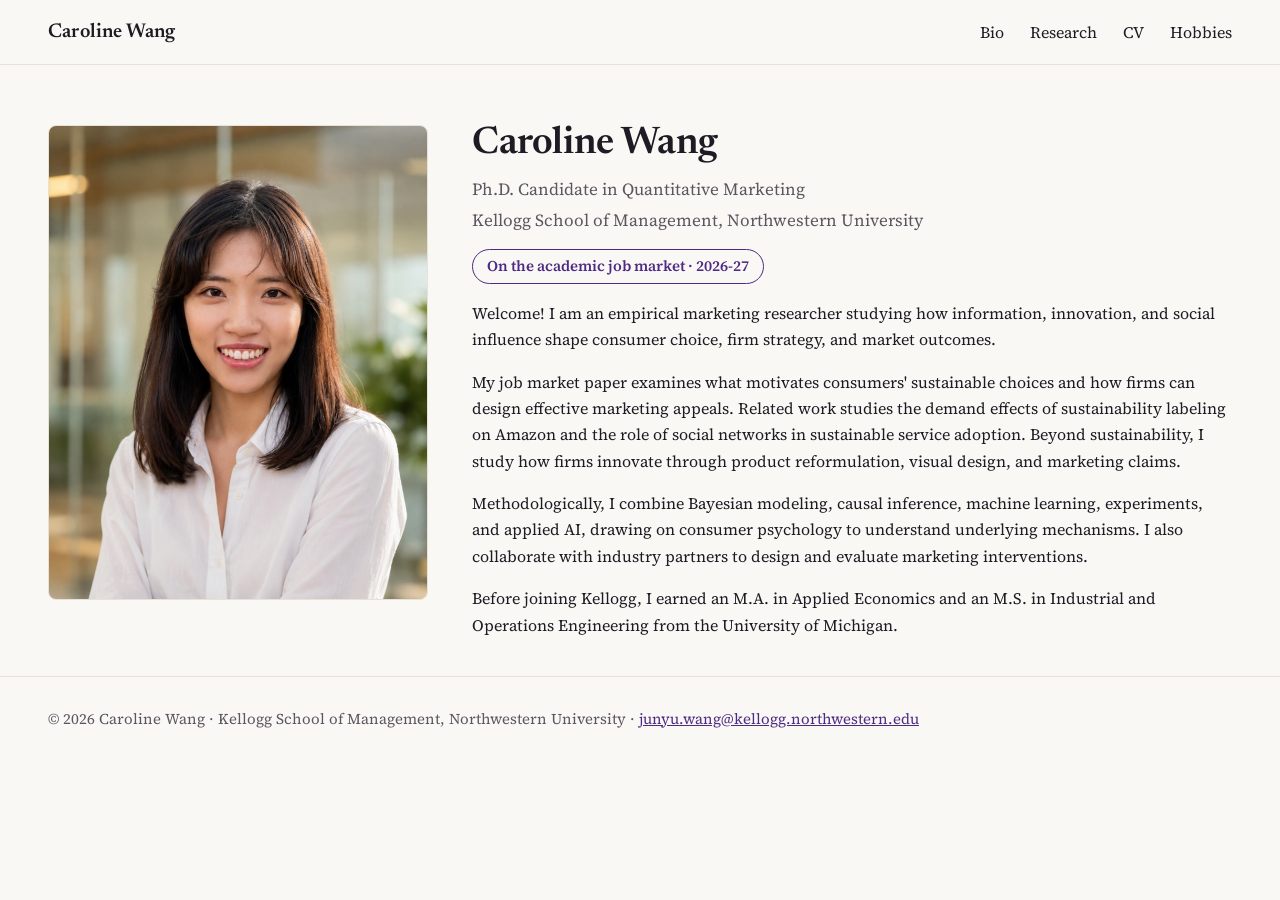
<file: index.html>
<!DOCTYPE html>
<html lang="en">
<head>
<meta charset="utf-8">
<meta name="viewport" content="width=device-width, initial-scale=1">
<title>Caroline Wang — Quantitative Marketing, Kellogg (Job Market 2026-27)</title>
<meta name="description" content="Caroline Wang — Ph.D. Candidate in Quantitative Marketing at the Kellogg School of Management, Northwestern University. On the academic job market, 2026-27. Research on sustainability, product innovation, and digital platforms, using causal inference, Bayesian modeling, and machine learning.">
<meta name="author" content="Caroline Wang">
<meta name="google-site-verification" content="RouyQVBixJCEj2jSbkFLBUi55gVaRdGan2LWlsxj5Q4" />
<link rel="canonical" href="https://carolinejunyuwang.github.io/">
<link rel="icon" href="favicon.ico?v=2" sizes="any">
<link rel="apple-touch-icon" href="apple-touch-icon.png?v=2">
<!-- Open Graph (controls the preview when the link is shared) -->
<meta property="og:title" content="Caroline Wang">
<meta property="og:site_name" content="Caroline Wang">
<meta property="og:description" content="Ph.D. Candidate in Quantitative Marketing, Kellogg School of Management, Northwestern University. On the academic job market, 2026-27.">
<meta property="og:type" content="website">
<meta property="og:url" content="https://carolinejunyuwang.github.io/">
<meta property="og:image" content="https://carolinejunyuwang.github.io/files/headshot.jpg">
<meta name="twitter:card" content="summary_large_image">
<meta name="twitter:title" content="Caroline Wang">
<meta name="twitter:description" content="Ph.D. Candidate in Quantitative Marketing, Kellogg School of Management, Northwestern University. On the academic job market, 2026-27.">
<meta name="twitter:image" content="https://carolinejunyuwang.github.io/files/headshot.jpg">
<link rel="preconnect" href="https://fonts.googleapis.com">
<link rel="preconnect" href="https://fonts.gstatic.com" crossorigin>
<link href="https://fonts.googleapis.com/css2?family=Newsreader:ital,opsz,wght@0,6..72,400;0,6..72,500;0,6..72,600;1,6..72,400&family=Source+Serif+4:opsz,wght@8..60,400;8..60,500;8..60,600&display=swap" rel="stylesheet">
<link rel="stylesheet" href="styles.css">
<!-- Structured data: helps Google identify which "Caroline Wang" this is.
     Add more verified profile URLs (e.g. Google Scholar, SSRN) to "sameAs" as they become available. -->
<script type="application/ld+json">
{
  "@context": "https://schema.org",
  "@type": "Person",
  "name": "Caroline Wang",
  "jobTitle": "Ph.D. Candidate in Quantitative Marketing",
  "affiliation": {
    "@type": "CollegeOrUniversity",
    "name": "Kellogg School of Management, Northwestern University"
  },
  "alumniOf": {
    "@type": "CollegeOrUniversity",
    "name": "University of Michigan"
  },
  "url": "https://carolinejunyuwang.github.io/",
  "image": "https://carolinejunyuwang.github.io/files/headshot.jpg",
  "email": "junyu.wang@kellogg.northwestern.edu",
  "knowsAbout": ["Quantitative Marketing", "Sustainability", "Product Innovation", "Digital Platforms", "Consumer Behavior", "Causal Inference", "Bayesian Modeling", "Machine Learning", "Large Language Models", "Conjoint Analysis", "Field Experiments"],
  "sameAs": [
    "https://www.linkedin.com/in/caroline-wang-194620199/",
    "https://orcid.org/0000-0003-4696-2769",
    "https://www.kellogg.northwestern.edu/doctoral/academicexperience/current_students/"
  ]
}
</script>
</head>
<body>

  <nav><div class="wrap">
    <a class="brand" href="index.html">Caroline Wang</a>
    <ul>
      <li><a href="index.html">Bio</a></li>
      <li><a href="research.html">Research</a></li>
      <li><a href="files/cv_caroline.pdf" target="_blank" rel="noopener">CV</a></li>
      <li><a href="hobbies.html">Hobbies</a></li>
    </ul>
  </div></nav>

  <header class="hero" id="top"><div class="wrap">
    <img class="photo" src="files/headshot.jpg" alt="Caroline Wang">
    <div class="herotext">
      <h1>Caroline Wang</h1>
      <p class="role">Ph.D. Candidate in Quantitative Marketing</p>
      <p class="role">Kellogg School of Management, Northwestern University</p>
      <span class="status">On the academic job market · 2026-27</span>
      <p class="bio">Welcome! I am an empirical marketing researcher studying how information, innovation, and social influence shape consumer choice, firm strategy, and market outcomes.</p>
      <p class="bio">My job market paper examines what motivates consumers' sustainable choices and how firms can design effective marketing appeals. Related work studies the demand effects of sustainability labeling on Amazon and the role of social networks in sustainable service adoption. Beyond sustainability, I study how firms innovate through product reformulation, visual design, and marketing claims.</p>
      <p class="bio">Methodologically, I combine Bayesian modeling, causal inference, machine learning, experiments, and applied AI, drawing on consumer psychology to understand underlying mechanisms. I also collaborate with industry partners to design and evaluate marketing interventions.</p>
      <p class="bio">Before joining Kellogg, I earned an M.A. in Applied Economics and an M.S. in Industrial and Operations Engineering from the University of Michigan.</p>
    </div>
  </div></header>

  <footer><div class="wrap">© 2026 Caroline Wang · Kellogg School of Management, Northwestern University · <a href="mailto:junyu.wang@kellogg.northwestern.edu">junyu.wang@kellogg.northwestern.edu</a></div></footer>
</body>
</html>
</file>
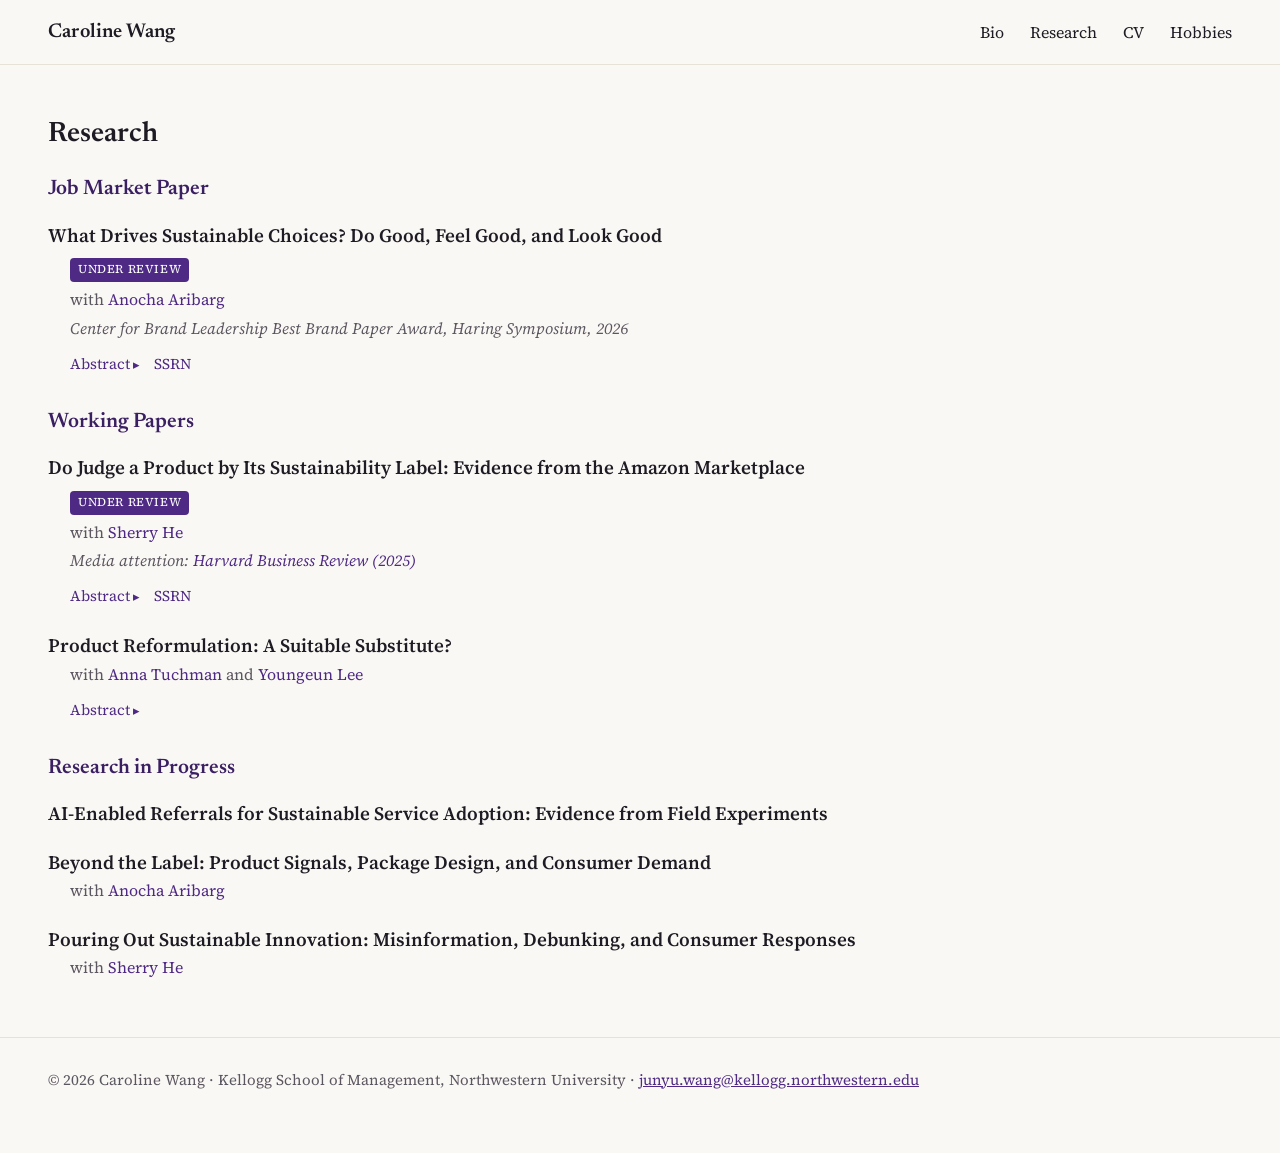
<file: research.html>
<!DOCTYPE html>
<html lang="en">
<head>
<meta charset="utf-8">
<meta name="viewport" content="width=device-width, initial-scale=1">
<title>Research — Caroline Wang</title>
<meta name="description" content="Research by Caroline Wang on sustainability, product innovation, and digital platforms — job market paper, working papers, and research in progress.">
<meta name="author" content="Caroline Wang">
<!-- Keep this page out of Google's index (homepage remains indexed). Remove this line to allow indexing. -->
<meta name="robots" content="noindex">
<link rel="canonical" href="https://carolinejunyuwang.github.io/research.html">
<link rel="icon" href="favicon.ico?v=2" sizes="any">
<link rel="apple-touch-icon" href="apple-touch-icon.png?v=2">
<!-- Open Graph (controls the preview when the link is shared) -->
<meta property="og:title" content="Research — Caroline Wang">
<meta property="og:site_name" content="Caroline Wang">
<meta property="og:description" content="Research on sustainability, product innovation, and digital platforms — job market paper, working papers, and research in progress.">
<meta property="og:type" content="website">
<meta property="og:url" content="https://carolinejunyuwang.github.io/research.html">
<meta property="og:image" content="https://carolinejunyuwang.github.io/files/headshot.jpg">
<meta name="twitter:card" content="summary_large_image">
<meta name="twitter:image" content="https://carolinejunyuwang.github.io/files/headshot.jpg">
<link rel="preconnect" href="https://fonts.googleapis.com">
<link rel="preconnect" href="https://fonts.gstatic.com" crossorigin>
<link href="https://fonts.googleapis.com/css2?family=Newsreader:ital,opsz,wght@0,6..72,400;0,6..72,500;0,6..72,600;1,6..72,400&family=Source+Serif+4:opsz,wght@8..60,400;8..60,500;8..60,600&display=swap" rel="stylesheet">
<link rel="stylesheet" href="styles.css">
</head>
<body>

  <nav><div class="wrap">
    <a class="brand" href="index.html">Caroline Wang</a>
    <ul>
      <li><a href="index.html">Bio</a></li>
      <li><a href="research.html">Research</a></li>
      <li><a href="files/cv_caroline.pdf" target="_blank" rel="noopener">CV</a></li>
      <li><a href="hobbies.html">Hobbies</a></li>
    </ul>
  </div></nav>

  <section class="nobordertop"><div class="wrap">
    <h2>Research</h2>

    <p class="group">Job Market Paper</p>
    <div class="paper" id="jmp">
      <div class="ttl">What Drives Sustainable Choices? Do Good, Feel Good, and Look Good</div>
      <p class="pubstatus"><span class="badge">Under Review</span></p>
      <p class="auth">with <a href="https://michiganross.umich.edu/faculty-research/faculty/anocha-aribarg" target="_blank" rel="noopener">Anocha Aribarg</a></p>
      <p class="award">Center for Brand Leadership Best Brand Paper Award, Haring Symposium, 2026</p>
      <p class="links"><a class="abs-toggle" href="#" onclick="toggleAbs(this);return false;">Abstract</a><a href="https://papers.ssrn.com/sol3/papers.cfm?abstract_id=7473419" target="_blank" rel="noopener">SSRN</a></p>
      <p class="abs" hidden>Firms increasingly use sustainability claims and marketing campaigns to promote sustainable consumption. Designing effective messages requires understanding why consumers value sustainability, because different motives require different persuasive appeals. This paper develops an empirical framework to recover and quantify the primary latent benefits driving sustainable choices: <em>Do Good</em> (environmental impact), <em>Feel Good</em> (warm glow), and <em>Look Good</em> (social image). We design an incentive-compatible conjoint study that elicits consumers' choices and perceived benefits. We then estimate a hierarchical Bayesian choice model linking sustainability features, latent benefits, and choice, while allowing benefit importance to correlate and vary across consumers. Applied to coffee capsules, the model shows that <em>Feel Good</em> dominates for recyclable and compostable packaging, whose sustainability value depends on individuals' disposal effort, whereas <em>Do Good</em> dominates for a low-carbon footprint, whose sustainability value is achieved through supply-chain activities with little consumer involvement. <em>Look Good</em> matters little on average but becomes more important among consumers highly sensitive to social norms. A follow-up randomized experiment confirms that advertisements emphasizing consumers' relevant latent benefits raise willingness to pay more than advertisements mentioning sustainability features alone. Our framework extends to other contexts, helping firms and policymakers identify motives behind sustainable choices and design marketing strategies accordingly.</p>
    </div>

    <p class="group">Working Papers</p>
    <div class="paper">
      <div class="ttl">Do Judge a Product by Its Sustainability Label: Evidence from the Amazon Marketplace</div>
      <p class="pubstatus"><span class="badge">Under Review</span></p>
      <p class="auth">with <a href="https://www.sherryhe.com/home" target="_blank" rel="noopener">Sherry He</a></p>
      <p class="award">Media attention: <a href="https://hbr.org/2025/06/research-products-labeled-as-sustainable-sell-better" target="_blank" rel="noopener">Harvard Business Review (2025)</a></p>
      <p class="links"><a class="abs-toggle" href="#" onclick="toggleAbs(this);return false;">Abstract</a><a href="https://papers.ssrn.com/sol3/papers.cfm?abstract_id=5009666" target="_blank" rel="noopener">SSRN</a></p>
      <p class="abs" hidden>Companies increasingly use sustainability labels to communicate product sustainability, yet firms face a growing variety of certifications and limited guidance on whether, why, and when these labels increase sales. We study these questions in the Amazon Marketplace through its Climate Pledge Friendly (CPF) program. Combining product-level panel data with a matched stacked difference-in-differences design, we find that adding the CPF label increases sales by approximately 7% over the following eight weeks. Mechanism tests provide little support for a salience channel operating through improved search positions, filter availability, or label density. Instead, the sales effect varies with the underlying certification and sustainability feature, supporting an information channel in which consumers respond to the information conveyed by the label. Using post-double-selection LASSO, we further identify product and certification characteristics that are associated with larger sales gains and document substantial heterogeneity across product-category-by-sustainability-feature combinations. These findings inform firms' certification decisions and platforms' presentation of sustainability information.</p>
    </div>
    <div class="paper">
      <div class="ttl">Product Reformulation: A Suitable Substitute?</div>
      <p class="auth">with <a href="http://www.annatuchman.com/" target="_blank" rel="noopener">Anna Tuchman</a> and <a href="https://youngeun-lee.github.io/" target="_blank" rel="noopener">Youngeun Lee</a></p>
      <p class="links"><a class="abs-toggle" href="#" onclick="toggleAbs(this);return false;">Abstract</a></p>
      <p class="abs" hidden>This paper investigates product reformulation &ndash; the adjustment of ingredients or composition of ingredients in existing products &ndash; in the food and beverage industries. Using comprehensive data on product ingredients, nutrition facts, and store sales, we document the prevalence of reformulation, characterize the tactics firms employ, assess the impact of reformulation on product quality and differentiation, and evaluate consumer demand for reformulated products. We find that reformulation is a widespread and persistent practice, with reformulated products accounting for 26% of volume sales across categories and over time. Firms use a diverse range of tactics, including dilution and adjusting compositional flexibility, leading to moderate shifts in nutrient density, but minimal change in the average nutritional quality within a category. We find that less healthy products tend to experience improvements in their nutritional profiles while healthier products are reformulated to be less healthy, suggesting a convergence toward average nutrient values within a category following reformulation. Finally, we find limited evidence of meaningful demand response, indicating that reformulated versions may serve as close substitutes for their originals, even when nutrient density deteriorates without corresponding price changes. Such minimal responses suggest that reformulation may modify product quality in a way that is difficult for consumers to detect.</p>
    </div>

    <p class="group">Research in Progress</p>
    <div class="paper">
      <div class="ttl">AI-Enabled Referrals for Sustainable Service Adoption: Evidence from Field Experiments</div>
    </div>
    <div class="paper">
      <div class="ttl">Beyond the Label: Product Signals, Package Design, and Consumer Demand</div>
      <p class="auth">with <a href="https://michiganross.umich.edu/faculty-research/faculty/anocha-aribarg" target="_blank" rel="noopener">Anocha Aribarg</a></p>
    </div>
    <div class="paper">
      <div class="ttl">Pouring Out Sustainable Innovation: Misinformation, Debunking, and Consumer Responses</div>
      <p class="auth">with <a href="https://www.sherryhe.com/home" target="_blank" rel="noopener">Sherry He</a></p>
    </div>
  </div></section>

  <footer><div class="wrap">© 2026 Caroline Wang · Kellogg School of Management, Northwestern University · <a href="mailto:junyu.wang@kellogg.northwestern.edu">junyu.wang@kellogg.northwestern.edu</a></div></footer>

  <script>
  function toggleAbs(link){
    var abs = link.closest('.paper').querySelector('.abs');
    if(!abs) return;
    var show = abs.hasAttribute('hidden');
    if(show){ abs.removeAttribute('hidden'); } else { abs.setAttribute('hidden',''); }
    link.classList.toggle('open', show);
  }
  </script>
</body>
</html>
</file>
<file: styles.css>
:root{
  --purple:#4E2A84;        /* Northwestern Purple = your CV's RGB 78,42,132 */
  --purple-dark:#3a1f63;
  --ink:#1f1b24;
  --muted:#5c5660;
  --bg:#faf8f4;            /* warm off-white */
  --line:#e7e1d8;
  --chip:#f1ebe1;
  --maxw:1240px;
}
*{box-sizing:border-box;}
body{
  margin:0;background:var(--bg);color:var(--ink);
  font-family:"Source Serif 4",Georgia,serif;font-size:18px;line-height:1.65;
  -webkit-font-smoothing:antialiased;
}
.wrap{max-width:var(--maxw);margin:0 auto;padding:0 28px;}

/* nav */
nav{position:sticky;top:0;background:rgba(250,248,244,.92);backdrop-filter:blur(6px);
  border-bottom:1px solid var(--line);z-index:10;}
nav .wrap{display:flex;align-items:center;justify-content:space-between;height:64px;}
nav .brand{font-family:"Newsreader",serif;font-weight:600;font-size:20px;letter-spacing:.01em;}
nav ul{list-style:none;display:flex;gap:26px;margin:0;padding:0;}
nav a{color:var(--ink);text-decoration:none;font-size:16px;}
nav a:hover{color:var(--purple);}

/* hero */
header.hero{padding:60px 0 38px;}
.hero .wrap{display:grid;grid-template-columns:380px 1fr;gap:44px;align-items:start;}
h1{font-family:"Newsreader",serif;font-weight:600;font-size:38px;line-height:1.05;margin:0 0 10px;letter-spacing:-.01em;}
.role{font-size:17px;color:var(--muted);margin:0 0 3px;}
.status{display:inline-block;margin-top:12px;color:var(--purple);font-weight:600;
  border:1px solid var(--purple);border-radius:999px;padding:4px 14px;font-size:15px;}
.brandline{font-style:italic;font-size:20px;line-height:1.5;margin:22px 0 0;color:#332d39;max-width:34em;}
.tags{margin:18px 0 0;display:flex;flex-direction:column;align-items:flex-start;gap:8px;}
.tag{background:var(--chip);color:#4a4451;border:1px solid var(--line);border-radius:6px;
  padding:4px 11px;font-size:14.5px;}
/* swap the placeholder for a real photo: replace the <div class="photo">…</div>
   with  <img class="photo" src="files/headshot.jpg" alt="Caroline Wang">  */
.photo{width:100%;height:auto;border-radius:8px;border:1px solid var(--line);display:block;}
.btns{margin-top:24px;display:flex;gap:14px;flex-wrap:wrap;}
.btn{display:inline-block;background:var(--purple);color:#fff;text-decoration:none;
  padding:11px 20px;border-radius:6px;font-size:16px;}
.btn:hover{background:var(--purple-dark);}
.btn.ghost{background:transparent;color:var(--purple);border:1px solid var(--purple);}
.meta{margin-top:20px;color:var(--muted);font-size:16px;}
.meta a{color:var(--purple);}
.herotext h1{margin-top:0;}
.herotext .bio{margin:16px 0 0;font-size:16px;}

/* sections */
section{padding:34px 0;border-top:1px solid var(--line);}
section.nobordertop{border-top:none;padding-top:46px;}
h2{font-family:"Newsreader",serif;font-weight:600;font-size:28px;margin:0 0 16px;}
.about p{margin:0 0 12px;}
.group{font-family:"Newsreader",serif;font-weight:600;font-size:21px;color:var(--purple-dark);
  margin:28px 0 14px;}
.group:first-of-type{margin-top:6px;}
.paper{margin:0 0 22px;}
.paper .ttl{font-weight:600;font-size:19px;line-height:1.4;}
.paper .ttl a{color:var(--ink);text-decoration:none;border-bottom:1px solid var(--line);}
.paper .ttl a:hover{color:var(--purple);border-color:var(--purple);}
.badge{display:inline-block;background:var(--purple);color:#fff;font-size:12px;
  letter-spacing:.05em;text-transform:uppercase;border-radius:4px;padding:2px 8px;margin-right:8px;vertical-align:2px;}
.auth{color:var(--muted);font-size:16px;margin:2px 0;}
.auth a{color:var(--purple);text-decoration:none;}
.auth a:hover{text-decoration:underline;}
.award{color:var(--muted);font-size:16px;margin:2px 0;font-style:italic;}
.award a{color:var(--purple);text-decoration:none;}
.award a:hover{text-decoration:underline;}
.abs{font-size:16.5px;color:#332d39;margin:6px 0 0;}
.pubstatus{margin:6px 0 2px;}
.paper .auth,.paper .award,.paper .links,.paper .abs,.paper .pubstatus{margin-left:22px;}
.links{margin-top:7px;}
.links a{color:var(--purple);font-size:15px;margin-right:14px;text-decoration:none;}
.links a:hover{text-decoration:underline;}
.links a.abs-toggle{cursor:pointer;}
.links a.abs-toggle::after{content:" \25B8";font-size:.85em;}      /* ▸ collapsed */
.links a.abs-toggle.open::after{content:" \25BE";}                 /* ▾ expanded */
footer{padding:30px 0 60px;border-top:1px solid var(--line);color:var(--muted);font-size:15px;}
footer a{color:var(--purple);}

/* education */
.edu{margin:0 0 18px;display:flex;justify-content:space-between;gap:20px;align-items:baseline;}
.edu .inst{font-weight:600;margin-bottom:5px;}
.edu .loc{color:var(--muted);font-weight:400;font-size:0.92em;}
.edu .deg{color:var(--muted);font-size:16.5px;line-height:1.5;}
.edu .yr{color:var(--muted);font-size:15px;white-space:nowrap;}

/* hobbies */
.hobbies-grid{display:grid;grid-template-columns:repeat(auto-fit,minmax(210px,1fr));gap:18px;margin-top:6px;}
.hobby{background:#fff;border:1px solid var(--line);border-radius:10px;padding:20px;}
.hobby .ico{font-size:26px;display:block;margin-bottom:8px;line-height:1;}
.hobby h3{font-family:"Newsreader",serif;font-weight:600;font-size:19px;margin:0 0 6px;color:var(--purple-dark);}
.hobby p{margin:0;font-size:16px;color:#332d39;}

/* hobbies — per-hobby blocks with media */
.hobby-block{margin:0 0 36px;padding-top:26px;border-top:1px solid var(--line);}
.hobby-block:first-of-type{border-top:none;padding-top:4px;}
.hobby-block h3{font-family:"Newsreader",serif;font-weight:600;font-size:23px;margin:0 0 6px;
  color:var(--purple-dark);display:flex;align-items:center;gap:10px;}
.hobby-block h3 .ico{font-size:24px;line-height:1;}
.hobby-block p{margin:0 0 16px;font-size:17px;color:#332d39;}
.gallery{display:grid;grid-template-columns:repeat(4,1fr);gap:10px;}
.gallery img{width:100%;height:auto;border-radius:8px;border:1px solid var(--line);display:block;}
.gallery .ph{height:130px;border-radius:8px;border:1px dashed #cfc6b6;background:#f3eee5;
  display:flex;align-items:center;justify-content:center;color:var(--muted);font-size:13px;text-align:center;}
.video{position:relative;padding-bottom:56.25%;height:0;overflow:hidden;border-radius:10px;border:1px solid var(--line);}
.video iframe,.video video{position:absolute;top:0;left:0;width:100%;height:100%;border:0;background:#000;}
.videos{display:grid;grid-template-columns:repeat(2,1fr);gap:14px;margin-top:4px;}
.video-ph{position:relative;padding-bottom:50%;border-radius:10px;border:1px dashed #cfc6b6;background:#f3eee5;}
.video-ph span{position:absolute;top:50%;left:50%;transform:translate(-50%,-50%);color:var(--muted);font-size:14px;}

@media(max-width:680px){
  .hero .wrap{grid-template-columns:1fr;}
  .photo{width:240px;height:auto;align-self:start;}
  .gallery{grid-template-columns:repeat(2,1fr);}
  .videos{grid-template-columns:1fr;}
  h1{font-size:36px;}nav ul{gap:16px;}
  .edu{flex-direction:column;gap:2px;}
}
</file>
